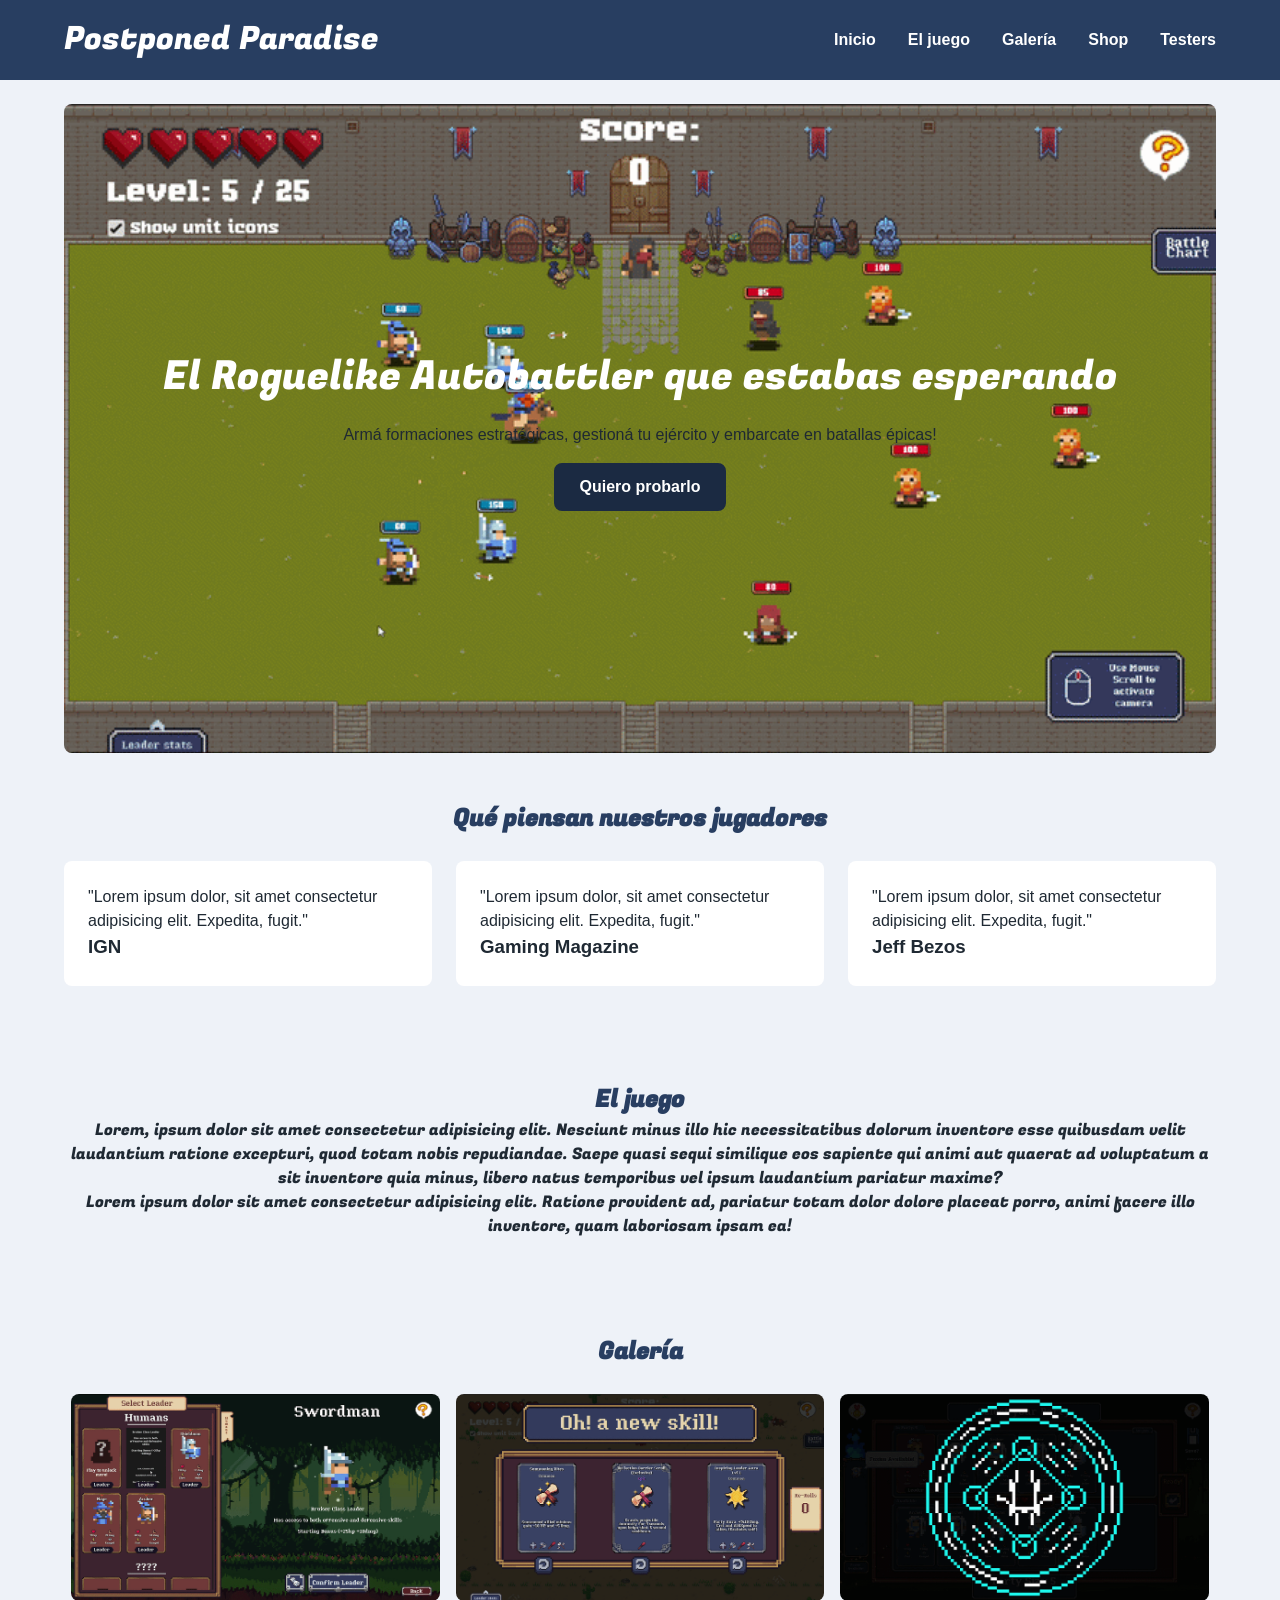
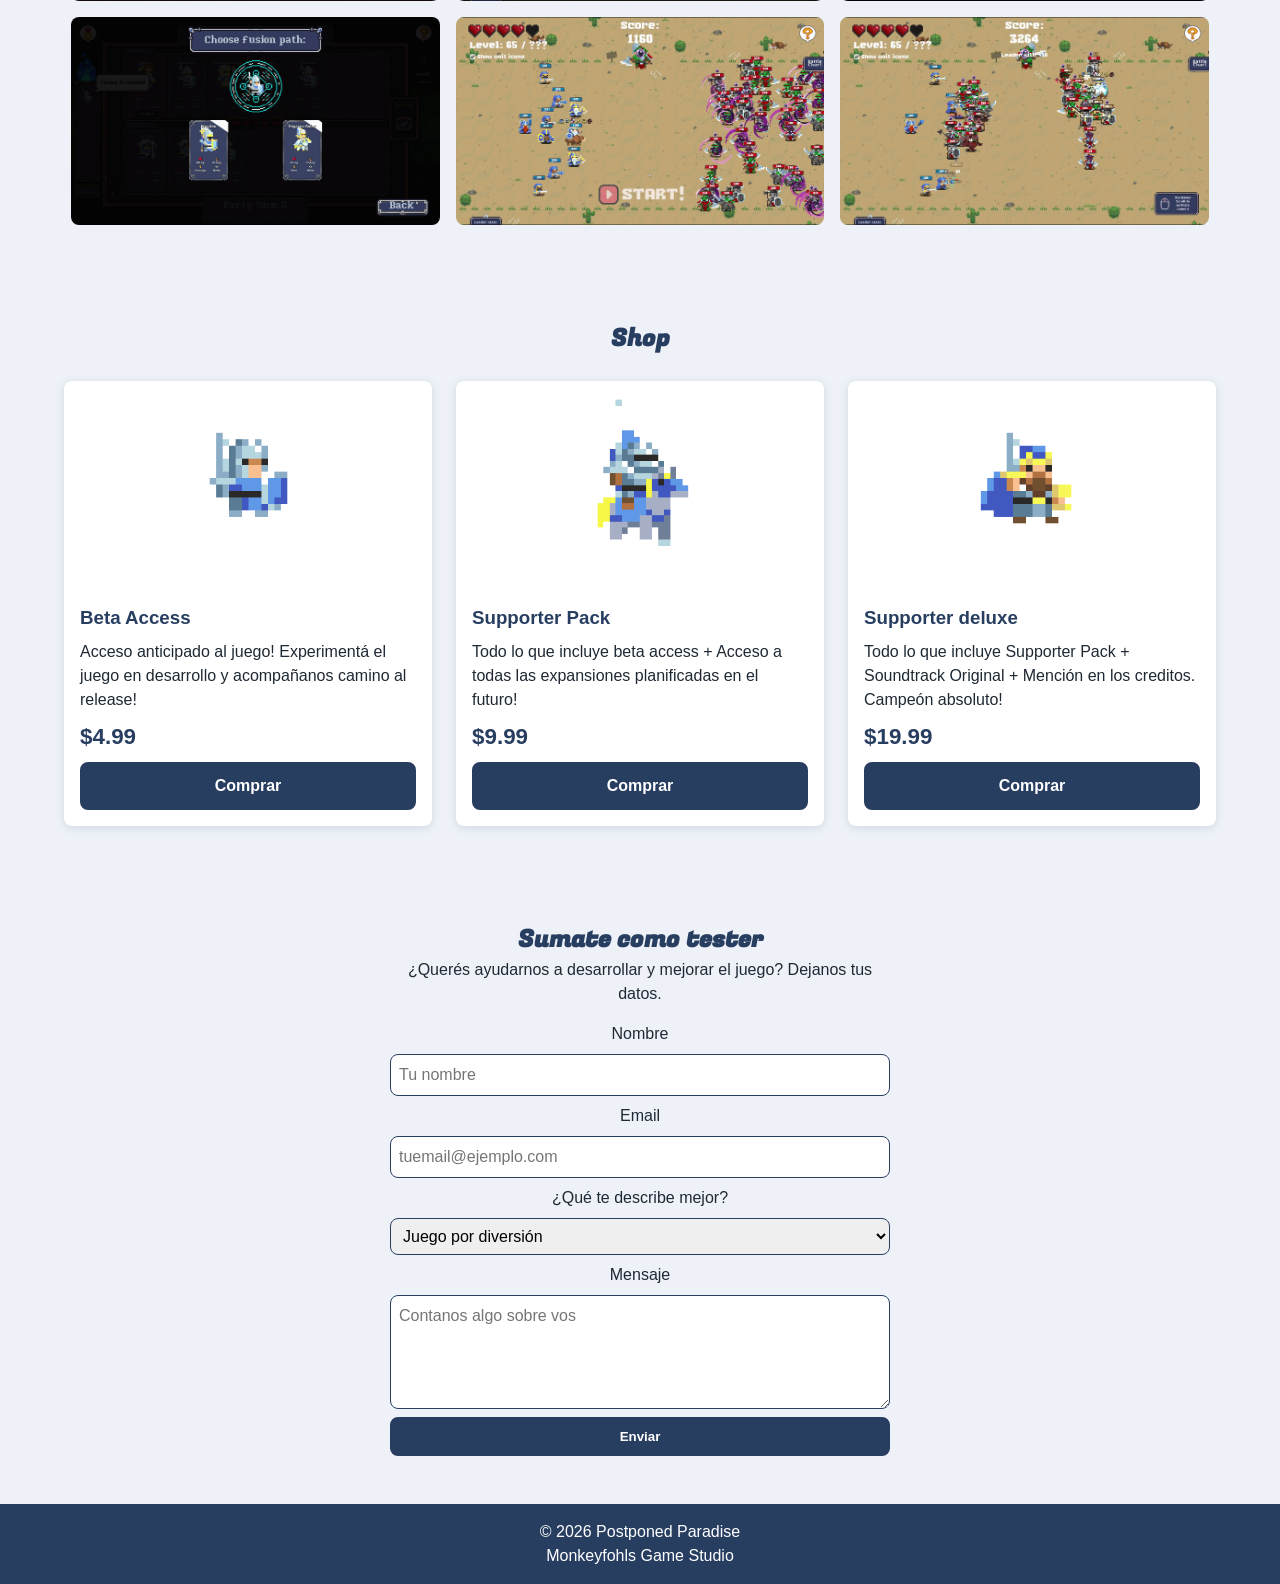
<file: index.html>
<!DOCTYPE html>
<html lang="es">
    <!-- Me gustaría agregar detección de idioma, no me quise adelantar y buscar en internet -->
<head>
    <meta charset="UTF-8">
    <meta name="viewport" content="width=device-width, initial-scale=1.0">
    <title>Postponed Paradise</title>

    <!-- Fuente del logo (Google Fonts) -->
    <link rel="preconnect" href="https://fonts.googleapis.com">
    <link rel="preconnect" href="https://fonts.gstatic.com" crossorigin>
    <link href="https://fonts.googleapis.com/css2?family=Fugaz+One&display=swap" rel="stylesheet">

    <!-- Estilos propios -->
    <link rel="stylesheet" href="css/styles.css">
</head>
<body>

    <!-- ========== ENCABEZADO: LOGO + MENÚ ========== -->
    <header class="navbar">
        <div class="contenedor flex">
            <h1>Postponed Paradise</h1>

            <nav>
                <ul>
                    <li><a href="#inicio">Inicio</a></li>
                    <li><a href="#juego">El juego</a></li>
                    <li><a href="#galeria">Galería</a></li>
                    <li><a href="#productos">Shop</a></li>
                    <li><a href="#testers">Testers</a></li>
                </ul>
            </nav>
        </div>
    </header>



    <!--  -->

    <main class="contenedor">

        <!-- ========== HERO: PRIMERA IMPRESIÓN ========== -->
        <section id="inicio" class="hero">
            <h2>El Roguelike Autobattler que estabas esperando</h2>
            <p>Armá formaciones estratégicas, gestioná tu ejército y embarcate en batallas épicas!</p>
            <a href="#testers" class="btn">Quiero probarlo</a>
        </section>




        <!-- ========== RESEÑAS ========== -->
        <section id="reseñas">
            <h2>Qué piensan nuestros jugadores</h2>

            <div class="reseñas-grid">

                <article class="caja-reseña">
                    <p>"Lorem ipsum dolor, sit amet consectetur adipisicing elit. Expedita, fugit."</p>
                    <h3>IGN</h3>
                </article>

                <article class="caja-reseña">
                    <p>"Lorem ipsum dolor, sit amet consectetur adipisicing elit. Expedita, fugit."</p>
                    <h3>Gaming Magazine</h3>
                </article>

                <article class="caja-reseña">
                    <p>"Lorem ipsum dolor, sit amet consectetur adipisicing elit. Expedita, fugit."</p>
                    <h3>Jeff Bezos</h3>
                </article>
            </div>
        </section>




        <!-- ========== SOBRE EL JUEGO ========== -->
        <section id="juego">
            <h2>El juego</h2>
            <p>Lorem, ipsum dolor sit amet consectetur adipisicing elit. Nesciunt minus illo hic necessitatibus dolorum inventore esse quibusdam velit laudantium ratione excepturi, quod totam nobis repudiandae. Saepe quasi sequi similique eos sapiente qui animi aut quaerat ad voluptatum a sit inventore quia minus, libero natus temporibus vel ipsum laudantium pariatur maxime?</p>
            <p>Lorem ipsum dolor sit amet consectetur adipisicing elit. Ratione provident ad, pariatur totam dolor dolore placeat porro, animi facere illo inventore, quam laboriosam ipsam ea!</p>
        </section>


        <!-- ========== GALERÍA ========== -->
        <section id="galeria">
            <h2>Galería</h2>
            <div class="flex galeria">
                <img src="img/leader_selection_preview.gif" alt="Selección de Lider">
                <img src="img/skill_selection_preview.gif" alt="Selección de habilidades">
                <img src="img/fusion_options_preview_archer_elf.gif" alt="Opciones de fusión">
                <img src="img/fusion_elf_protector_preview.gif" alt="Animación fusión">
                <img src="img/endless_mode_scaling_preview.gif" alt="Modo infinito">
                <img src="img/chaotic_combat_preview.gif" alt="Batalla epica">
            </div>
        </section>

        <!-- ========== PRODUCTOS (Donaciones, pre-venta)========== -->
        <section id="productos">
            <h2>Shop</h2>

            <div class="productos">

                <article class="card">
                    <img src="img/shieldman_icon.png" alt="Beta access Shieldman">
                    <div class="card-contenido">
                        <h3>Beta Access</h3>
                        <p>Acceso anticipado al juego! Experimentá el juego en desarrollo y acompañanos camino al release!</p>
                        <p class="precio">$4.99</p>
                        <a href="#" class="btn">Comprar</a>
                    </div>
                </article>

                <article class="card">
                    <img src="img/cavalier_icon.png" alt="Supporter pack Cavalier">
                    <div class="card-contenido">
                        <h3>Supporter Pack</h3>
                        <p>Todo lo que incluye beta access + Acceso a todas las expansiones planificadas en el futuro!</p>
                        <p class="precio">$9.99</p>
                        <a href="#" class="btn">Comprar</a>
                    </div>
                </article>

                <article class="card">
                    <img src="img/kingman_icon_256.png" alt="Supporter Deluxe Kingman">
                    <div class="card-contenido">
                        <h3>Supporter deluxe</h3>
                        <p>Todo lo que incluye Supporter Pack + Soundtrack Original + Mención en los creditos. Campeón absoluto!</p>
                        <p class="precio">$19.99</p>
                        <a href="#" class="btn">Comprar</a>
                    </div>
                </article>

            </div>
        </section>


        

        <!-- ========== FORMULARIO DE TESTERS (FORMSPREE) ========== -->
        <section id="testers">

            <h2>Sumate como tester</h2>
            <p>¿Querés ayudarnos a desarrollar y mejorar el juego? Dejanos tus datos.</p>

            <form action="https://formspree.io/f/mnpnwgwz" method="POST">
                <label for="nombre">Nombre</label>
                <input type="text" id="nombre" name="nombre" placeholder="Tu nombre" required>

                <label for="email">Email</label>
                <input type="email" id="email" name="email" placeholder="tuemail@ejemplo.com" required>

                <label for="perfil">¿Qué te describe mejor?</label>
                <select id="perfil" name="perfil">
                    <option value="jugador">Juego por diversión</option>
                    <option value="desarrollador">Desarrollo juegos</option>
                    <option value="tester">Soy tester</option>
                </select>

                <label for="mensaje">Mensaje</label>
                <textarea id="mensaje" name="mensaje" rows="4" placeholder="Contanos algo sobre vos"></textarea>

                <button type="submit" class="btn">Enviar</button>
            </form>

        </section>

    </main>


    <!-- ========== PIE DE PÁGINA ========== -->
    <footer>
        <p>&copy; 2026 Postponed Paradise</p>
        <p>Monkeyfohls Game Studio</p>
    </footer>

</body>
</html>
</file>
<file: css/styles.css>
/* =========================================
   POSTPONED PARADISE - Estilos
   Color principal: #283e61
   ========================================= */


/* ---------- Base ---------- */

* {
    margin: 0;
    padding: 0;
    box-sizing: border-box;
}

body {
    font-family: Arial, Helvetica, sans-serif;
    color: #1f2933;
    background-color: #eef2f8;
    line-height: 1.5;
}

h1 {
    font-family: "Fugaz One", sans-serif;
    font-weight: 400;
}

h2 {
    color: #283e61;
}


/* ---------- Contenedores ---------- */

/* Centra el contenido y limita el ancho */
.contenedor {
    width: 90%;
    max-width: 1200px;
    margin: 0 auto;
}

/* Pone los elementos en fila, separados y centrados verticalmente */
.flex {
    display: flex;
    justify-content: space-between;
    align-items: center;
    gap: 16px;
}


/* ---------- Navegador ---------- */

.navbar {
    background-color: #283e61;
    color: #ffffff;
    padding: 16px 0;
    
}

.navbar ul {
    display: flex;
    gap: 32px;
    list-style: none;
}

.navbar a {
    color: #ffffff;
    text-decoration: none;
    font-weight: bold;
}

.navbar a:hover {
    color: #f2a541;
}


/* ---------- Botones ---------- */

.btn {
    display: inline-block;
    text-decoration: none;
    padding: 10px 24px;
    font-weight: bold;
    color: #ffffff;
    background-color: #283e61;
    border: 2px solid #283e61;
    border-radius: 8px;
    cursor: pointer;
}

.btn:hover {
    background-color: #3d5a8a;
}

/* Variante: solo borde */
.btn-secundario {
    color: #283e61;
    background-color: transparent;
}

.btn-secundario:hover {
    color: #ffffff;
    background-color: #283e61;
}


/* ---------- Secciones ---------- */

section {
    padding: 48px 0;
}

#galeria {
    font-family: "Fugaz One", sans-serif;
    text-align: center;          
}

.galeria {
    display: flex;
    flex-wrap: wrap;            
    justify-content: center;     
    gap: 16px;
    margin-top: 24px;
}

.galeria img {
    max-width: 32%;             
    border-radius: 8px;
}

#juego{
    font-family: "Fugaz One", sans-serif;
    text-align: center;
}


/* ---------- Hero ---------- */

.hero {
    /* Misma proporción que el gif (800 x 451) */
    aspect-ratio: 800 / 451;
    /* Gif de fondo */
    background-image: url("../img/combat_start_preview.gif");
    background-size: cover;
    background-position: center;

    /* Centra el contenido horizontal y verticalmente */
    display: flex;
    flex-direction: column;
    justify-content: center;
    align-items: center;
    text-align: center;
    gap: 16px;

    border-radius: 8px;
    margin-top: 24px;
}

.hero h2 {
    font-family: "Fugaz One", sans-serif;
    font-weight: 400;
    color: #ffffff;
    font-size: 2.5rem;
}


.hero .btn {
    background-color: #1b2a42;
    border-color: #1b2a42;
    color: #ffffff;
}

.hero .btn:hover {
    background-color: #f2a541;
    border-color: #f2a541;
    color: #1b2a42;
}

/* ---------- Reseñas (grid) ---------- */

#reseñas h2{
    font-family: "Fugaz One", sans-serif;
    text-align: center;
}

.reseñas-grid {
    display: grid;
    grid-template-columns: repeat(3, 1fr);   /* 3 columnas iguales */
    gap: 24px;
    margin-top: 24px;
}

.caja-reseña {
    background-color: #ffffff;
    padding: 24px;
    border-radius: 8px;
}

.reseña p {
    font-style: italic;
    margin-bottom: 16px;
}

.reseña h3 {
    color: #283e61;
    font-size: 1rem;
}

/* ---------- Productos (cards con flexbox) ---------- */

/* Contenedor de las cards, no selector de id */
.productos {
    display: flex;
    flex-wrap: wrap;          
    gap: 24px;
    margin-top: 24px;
}

#productos h2 {
    font-family: "Fugaz One", sans-serif;
    text-align: center;
}

/* Cada card */
.card {
    flex: 1 1 250px;          
    display: flex;
    flex-direction: column;
    background-color: #ffffff;
    border-radius: 8px;
    overflow: hidden;         /* para que la imagen respete las esquinas redondeadas */
    box-shadow: 0 2px 8px rgba(40, 62, 97, 0.15);
}


.card img {
    width: 100%;
    aspect-ratio: 16 / 9;
    object-fit: contain;        
}


.card-contenido {
    flex: 1;                  
    display: flex;
    flex-direction: column;
    gap: 8px;
    padding: 16px;
}

.card h3 {
    color: #283e61;
}

.precio {
    font-size: 1.4rem;
    font-weight: bold;
    color: #283e61;
}

/* Empuja el botón al fondo de la card */
.card .btn {
    margin-top: auto;
    text-align: center;
}




/* ---------- Formulario (Contacto) ---------- */

#testers {
    max-width: 500px;
    margin: 0 auto;      
    text-align: center;  
}

#testers h2{
    font-family: "Fugaz One", sans-serif;
}


form {
    display: flex;
    flex-direction: column;
    justify-content: center;
    gap: 8px;
    max-width: 500px;
    margin-top: 16px;
}

input,
select,
textarea {
    padding: 8px;
    font: inherit;
    border: 1px solid #283e61;
    border-radius: 8px;
}


/* ---------- Pie de página ---------- */

footer {
    background-color: #283e61;
    color: #ffffff;
    text-align: center;
    padding: 16px 0;
}


/* ---------- Celulares ---------- */

@media (max-width: 768px) {
    .flex,
    .navbar ul {
        flex-direction: column;
    }

    .hero h2 {
        font-size: 1.8rem;
    }

    .resenas-grid {
        grid-template-columns: 1fr;   /* en celular, una sola columna */
    }


}
</file>
